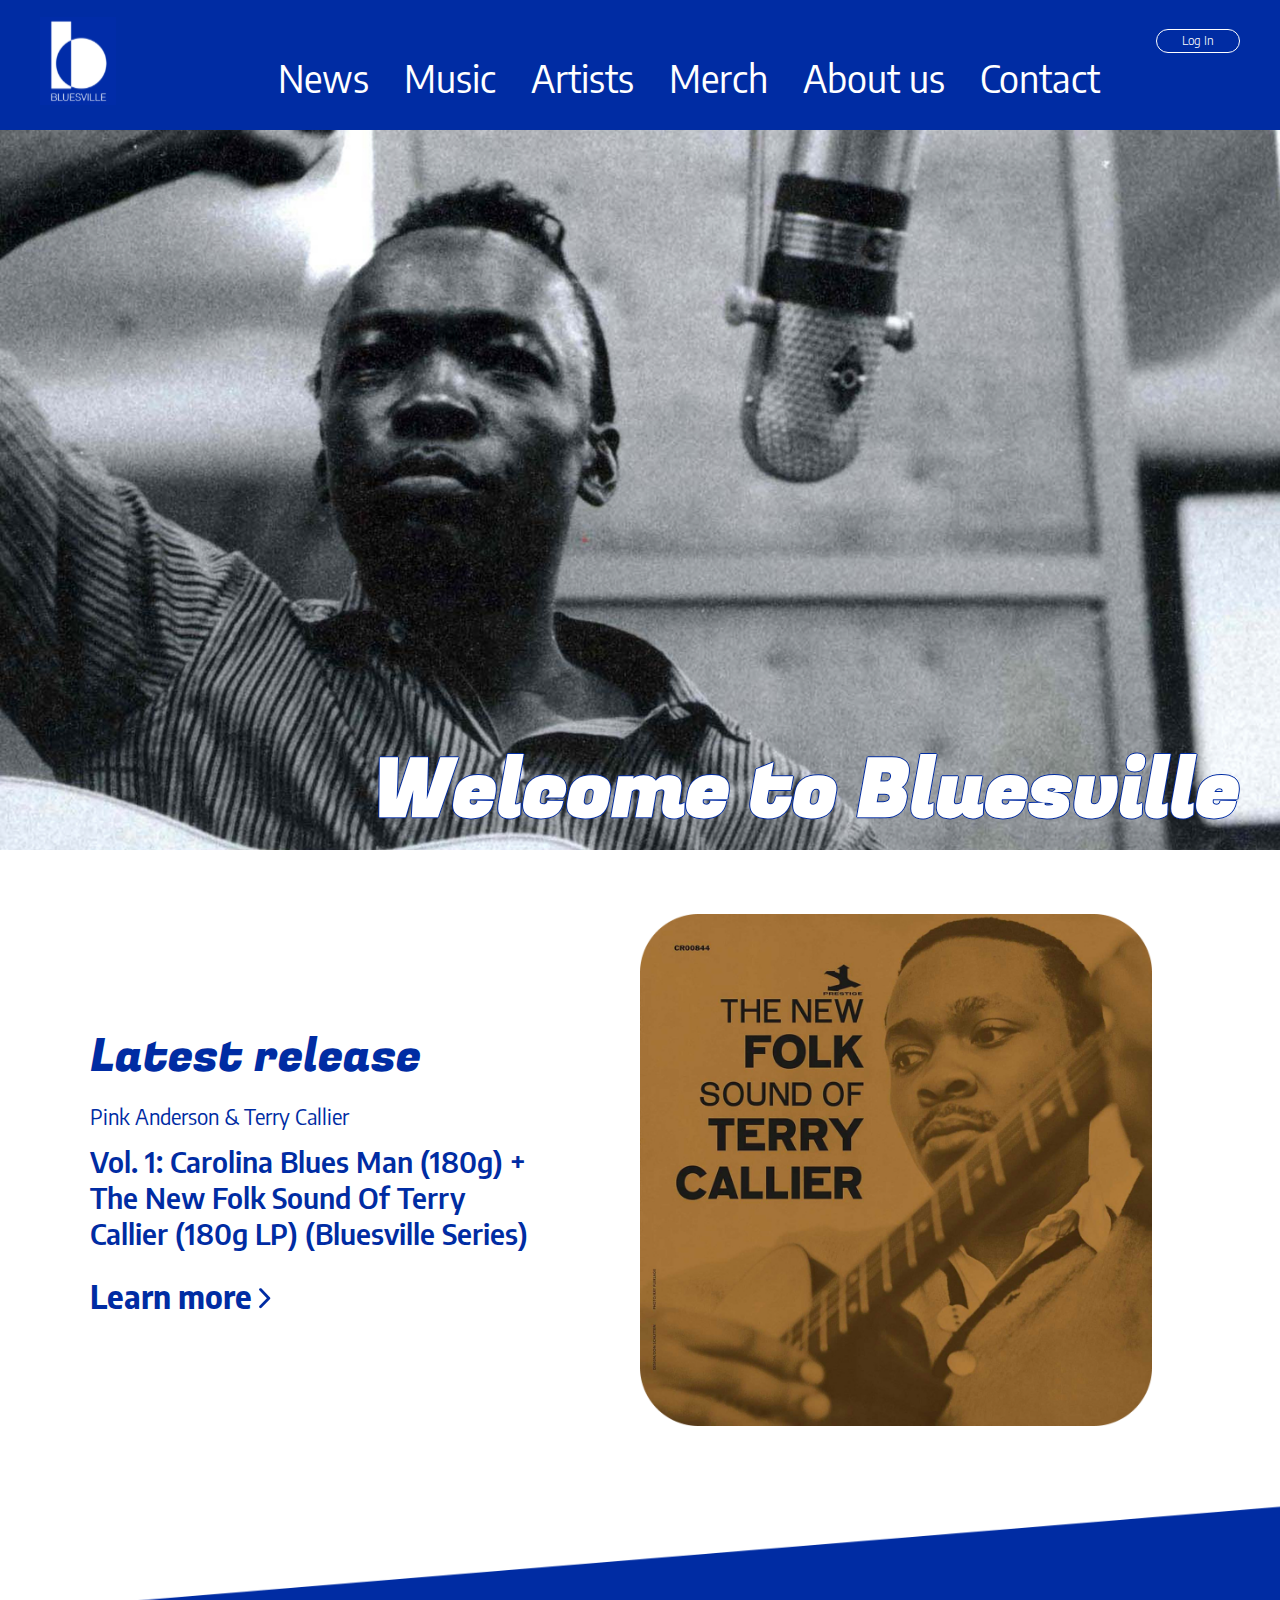
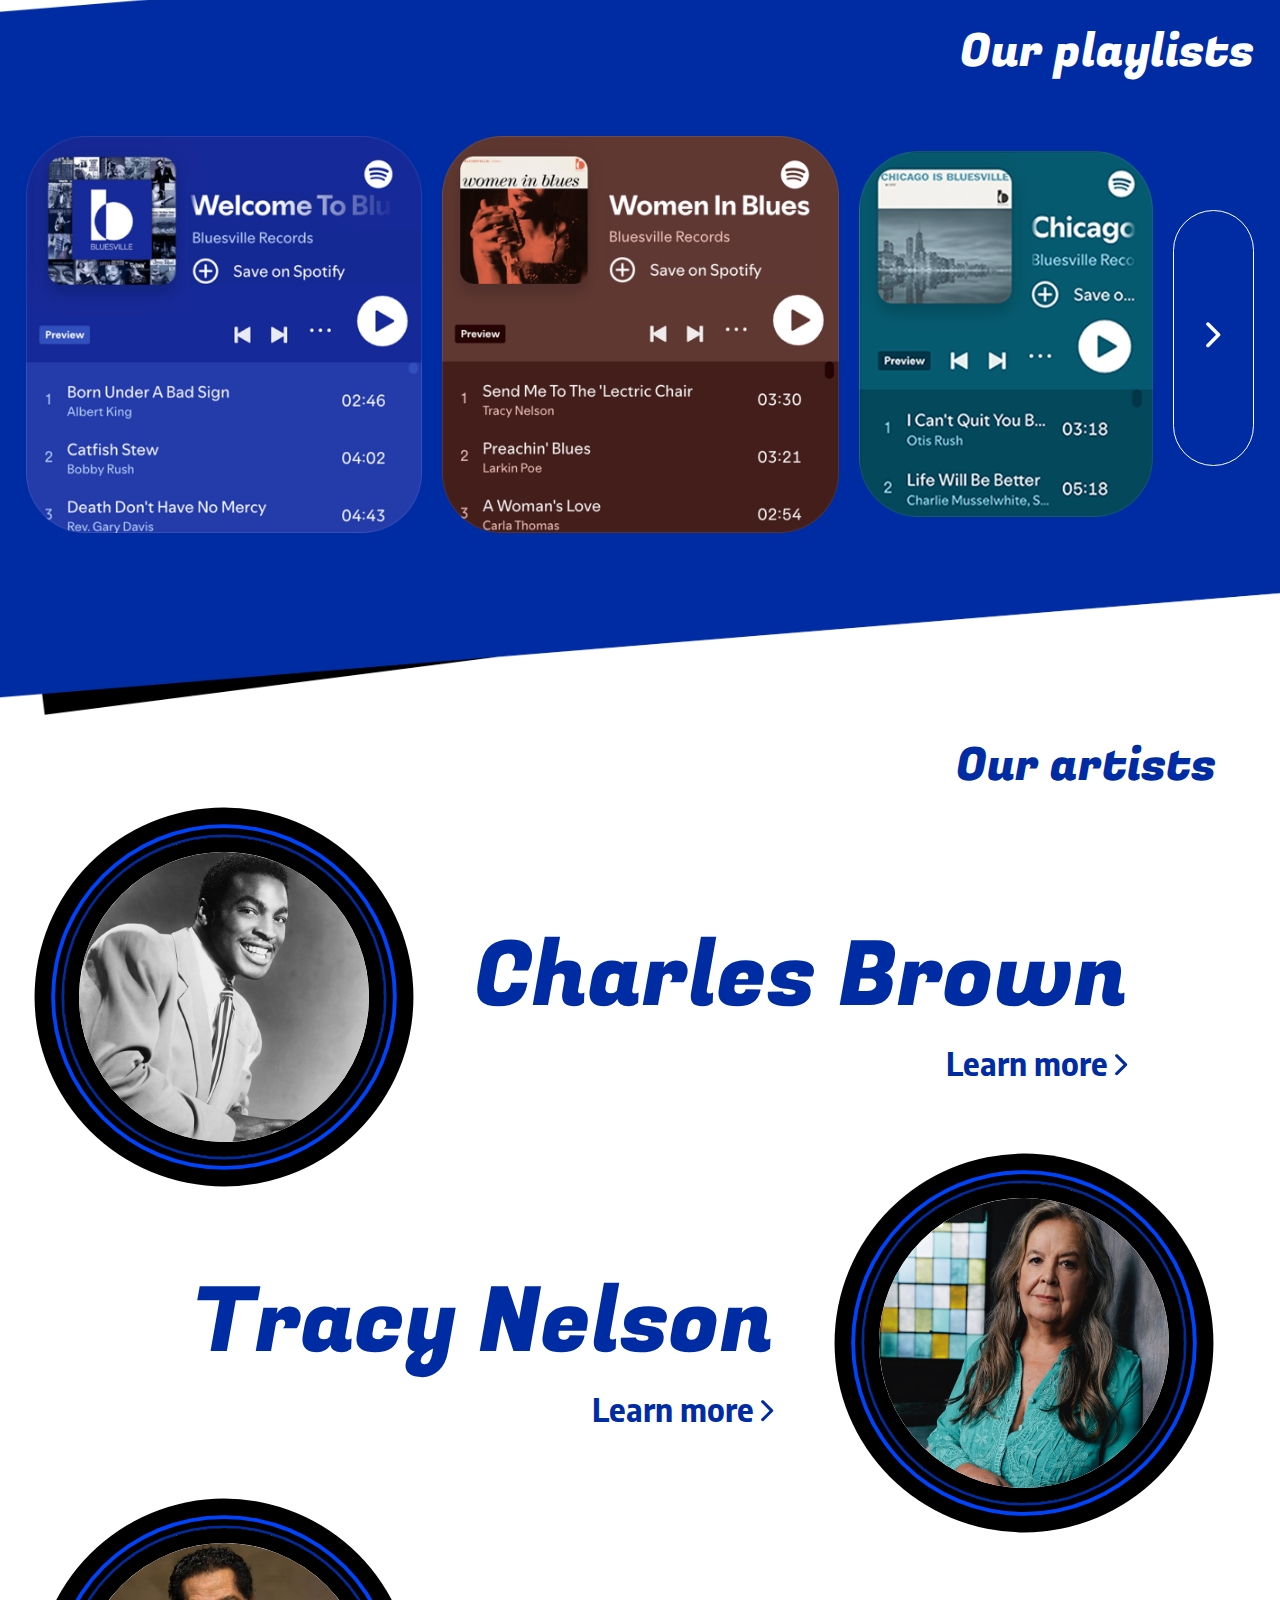
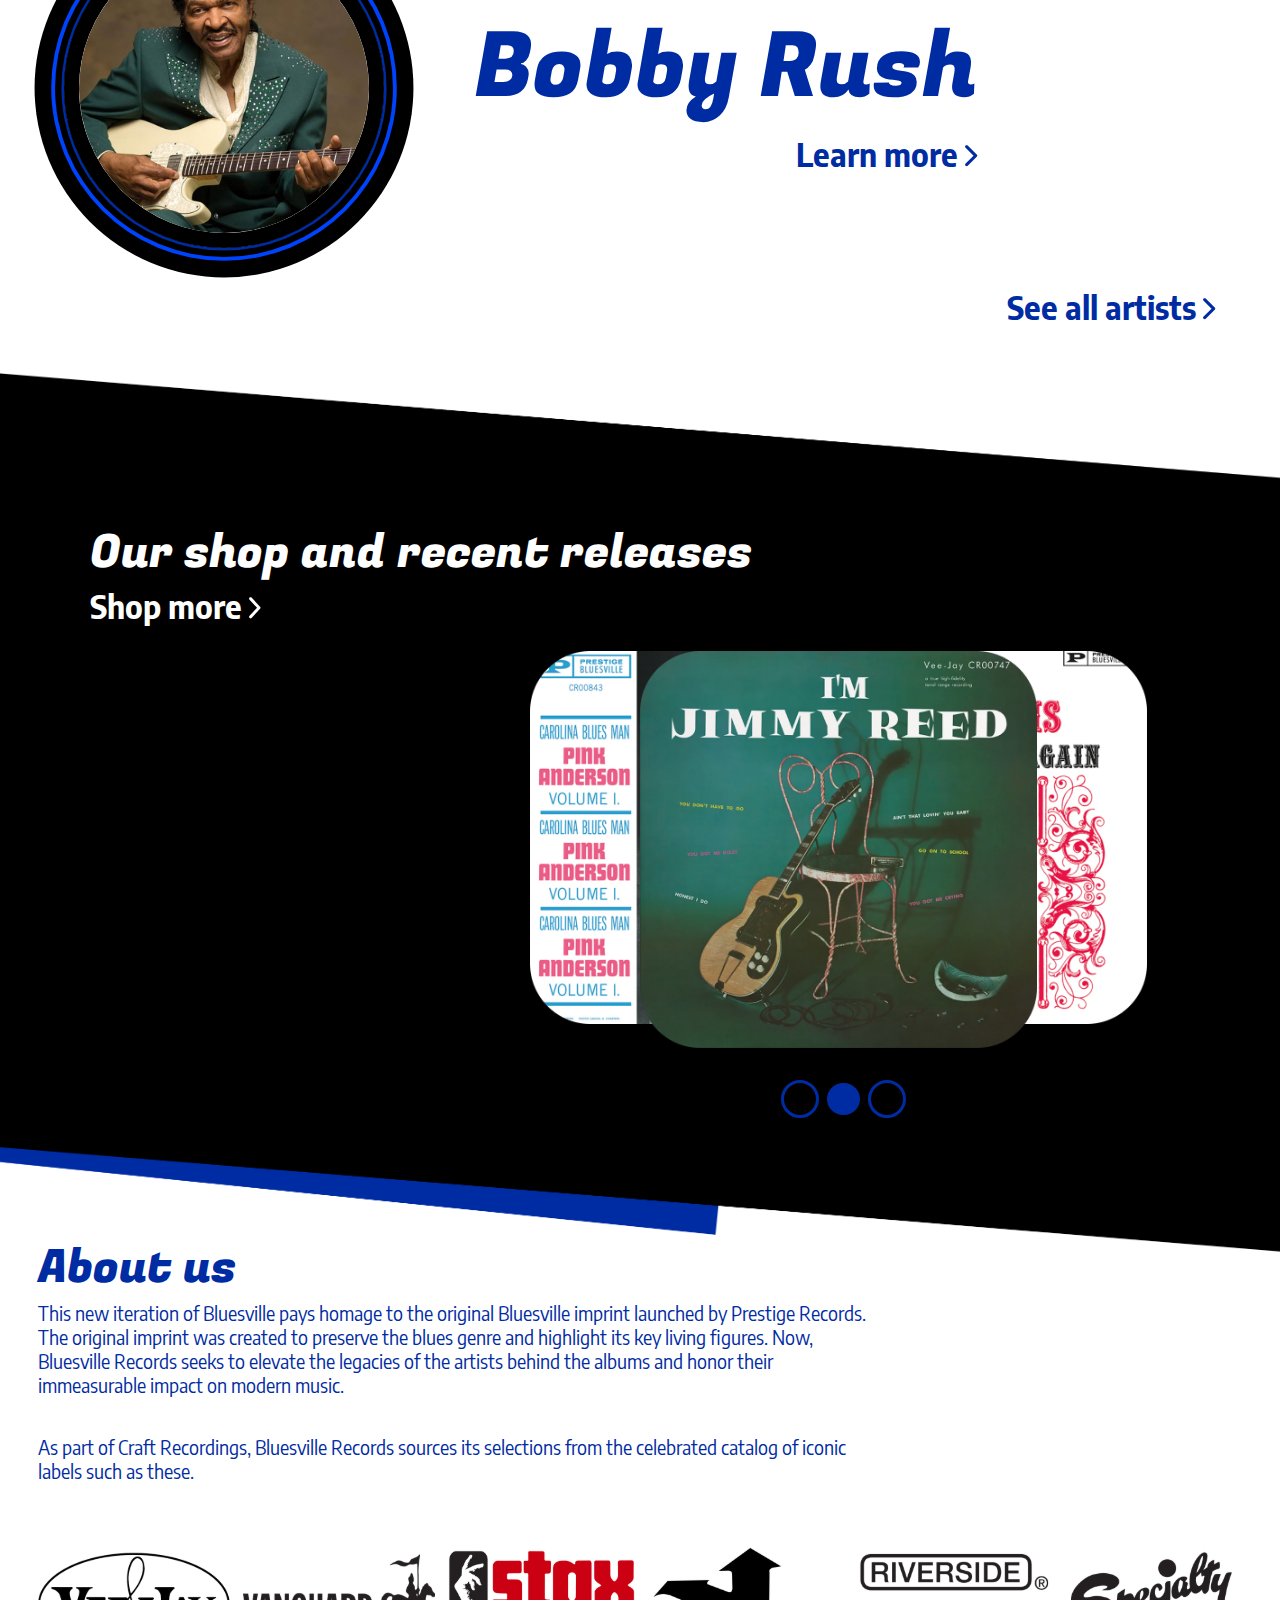
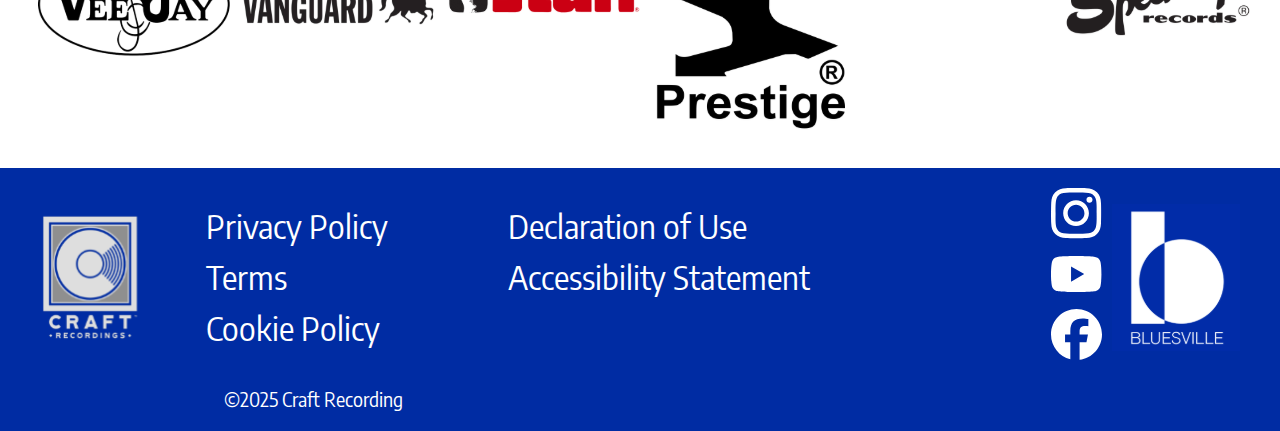
<file: label/index.html>
<!DOCTYPE html><html><head><meta charset="utf-8"><link rel="preconnect" href="https://fonts.googleapis.com"><link rel="preconnect" href="https://fonts.gstatic.com" crossorigin><link href="https://fonts.googleapis.com/css2?family=Encode+Sans+Semi+Condensed:wght@100;200;300;400;500;600;700;800;900&display=swap" rel="stylesheet"><link rel="preconnect" href="https://fonts.googleapis.com"><link rel="preconnect" href="https://fonts.gstatic.com" crossorigin><link href="https://fonts.googleapis.com/css2?family=Fugaz+One&display=swap" rel="stylesheet"><title>Label Musique</title><meta name="viewport" content="width=device-width, initial-scale=1.0"><link rel="stylesheet" href="css/index.143cbf25.css"></head><main> <body> <div class="header"> <a href="index.html"><img src="img/Logo.371af7f4.svg" alt="Bluesville logo" class="logo-header"></a> <div class="header-content"> <button class="login">Log In</button> <nav class="nav"> <img src="img/menu.8624a79e.svg" alt="menu" class="bugermenu"> <ul class="nav-content"> <a href="#News">News</a> <a href="#Music">Music</a> <a href="#Artists">Artists</a> <a href="#Merch">Merch</a> <a href="#Aboutus">About us</a> <a href="#Contact">Contact</a> </ul> </nav> </div> </div> <section class="Banner-Title"> <h1 class="title">Welcome to Bluesville</h1> </section> <section class="News-section" id="News"> <div class="texts"> <h2 class="section-title">Latest release</h2> <div class="album-info"> <p class="album-artist">Pink Anderson & Terry Callier</p> <h4 class="album-title"> Vol. 1: Carolina Blues Man (180g) + The New Folk Sound Of Terry Callier (180g LP) (Bluesville Series) </h4> </div> <a class="link" href="artistpage.html">Learn more <img class="chevron-right" src="img/chevron-right.accd0432.svg"></a> </div> <img class="album-cover" src="img/new-album-card.d10ed4f9.png"> </section> <section class="Playlist-section" id="Music"> <h2 class="section-title">Our playlists</h2> <div class="playlists"> <a href="artistpage.html"><img class="playlist" src="img/playlist-1.774bce2b.png"></a> <a href="artistpage.html"><img class="playlist" src="img/playlist-2.9bf44b02.png"></a> <a href="artistpage.html"><img class="playlist-small" src="img/playlist-3.78981ce6.png"></a> <button class="next"> <img class="chevron-white" src="img/chevron-right-white.5fa251e0.svg"> <img class="chevron-blue" src="img/chevron-right.accd0432.svg"> </button> </div> </section> <section class="Artist-section" id="Artists"> <h2 class="section-title">Our artists</h2> <div class="artist-cards"> <div class="artist-card CharlesBrown"> <img class="artist-image" src="img/CharlesBrown.e38d05f4.png"> <div class="artist-info"> <h3 class="artist-name">Charles Brown</h3> <a class="link" href="artistpage.html">Learn more <img class="chevron-right" src="img/chevron-right.accd0432.svg"> </a> </div> </div> <div class="artist-card TracyNelson"> <div class="artist-info"> <h3 class="artist-name">Tracy Nelson</h3> <a class="link" href="artistpage.html">Learn more <img class="chevron-right" src="img/chevron-right.accd0432.svg"> </a> </div> <img class="artist-image" src="img/TracyNelson.acfbc312.png"> </div> <div class="artist-card BobbyRush"> <img class="artist-image" src="img/BobbyRush.a2bf355e.png"> <div class="artist-info"> <h3 class="artist-name">Bobby Rush</h3> <a class="link" href="artistpage.html">Learn more <img class="chevron-right" src="img/chevron-right.accd0432.svg"> </a> </div> </div> </div> <a class="link" href="artistpage.html">See all artists <img class="chevron-right" src="img/chevron-right.accd0432.svg"></a> </section> <section class="Shop-section" id="Merch"> <div class="shop-texts"> <h2 class="section-title">Our shop and recent releases</h2> <a class="link" href="artistpage.html">Shop more <img class="chevron-right" src="img/chevron-right-white.5fa251e0.svg"></a> </div> <div class="carousel"> <div class="shop-albums"> <img class="album-cover front" src="img/shop-album1.3fd23322.png"> <img class="album-cover prev" src="img/shop-album2.1458d0cf.png"> <img class="album-cover next" src="img/shop-album3.340098cb.png"> </div> <div class="shop-indicators"> <button class="indicator"></button> <button class="clicked indicator"></button> <button class="indicator"></button> </div> </div> </section> <section class="About-section" id="Aboutus"> <div> <h2 class="section-title">About us</h2> <div class="about-texts"> <p> This new iteration of Bluesville pays homage to the original Bluesville imprint launched by Prestige Records. The original imprint was created to preserve the blues genre and highlight its key living figures. Now, Bluesville Records seeks to elevate the legacies of the artists behind the albums and honor their immeasurable impact on modern music. </p> <p> As part of Craft Recordings, Bluesville Records sources its selections from the celebrated catalog of iconic labels such as these. </p> </div> </div> <div class="loogos-labels"> <img class="logos" src="img/VEEJAYlogoblack.582cd8d9.svg"> <img class="logos" src="img/vanguardrecords.adecb902.svg"> <img class="logos" src="img/stax-logo.9a06c23d.svg"> <img class="logos" src="img/Prestige-Records.bf8ff34d.svg"> <img class="logos" src="img/Riverside.8c52d3f1.svg"> <img class="logos" src="img/SPECIALTY-logo.8bc30ce7.svg"> </div> </section> <div class="footer" id="Contact"> <div class="footer-main"> <div class="Information"> <img src="img/craft-recordings-logo.208bceb3.svg" alt="logo of Craft Recodings" class="CraftsRec-logo"> <ul class="Legal-Informations"> <li class="policies">Privacy Policy</li> <li class="policies">Terms</li> <li class="policies">Cookie Policy</li> <li class="policies">Declaration of Use</li> <li class="policies">Accessibility Statement</li> </ul> </div> <div class="Contact"> <div class="Social-Media"> <a href="https://www.instagram.com/bluesvillerecords/?hl=en"> <img src="img/instagram.9fbe10da.svg" alt="Instagram logo" class="Instagram-logo, media-logos"> </a> <a href="https://www.youtube.com/@BluesvilleRecords"> <img src="img/Youtube.1c80b4a9.svg" alt="Youtube logo" class="media-logos Youtube-logo,"> </a> <a href="https://www.facebook.com/bluesvillerecordsofficial/"> <img src="img/facebook.d9d18813.svg" alt="Facebook logo" class="Facebook-logo, media-logos"> </a> </div> <img src="img/Logo.371af7f4.svg" alt="Bluesville logo" class="footer-bluesville-logo"> </div> </div> <p>©2025 Craft Recording</p> </div> <script src="js/index.d9d33ac3.js" type="module"></script> </body></main></html>
</file>
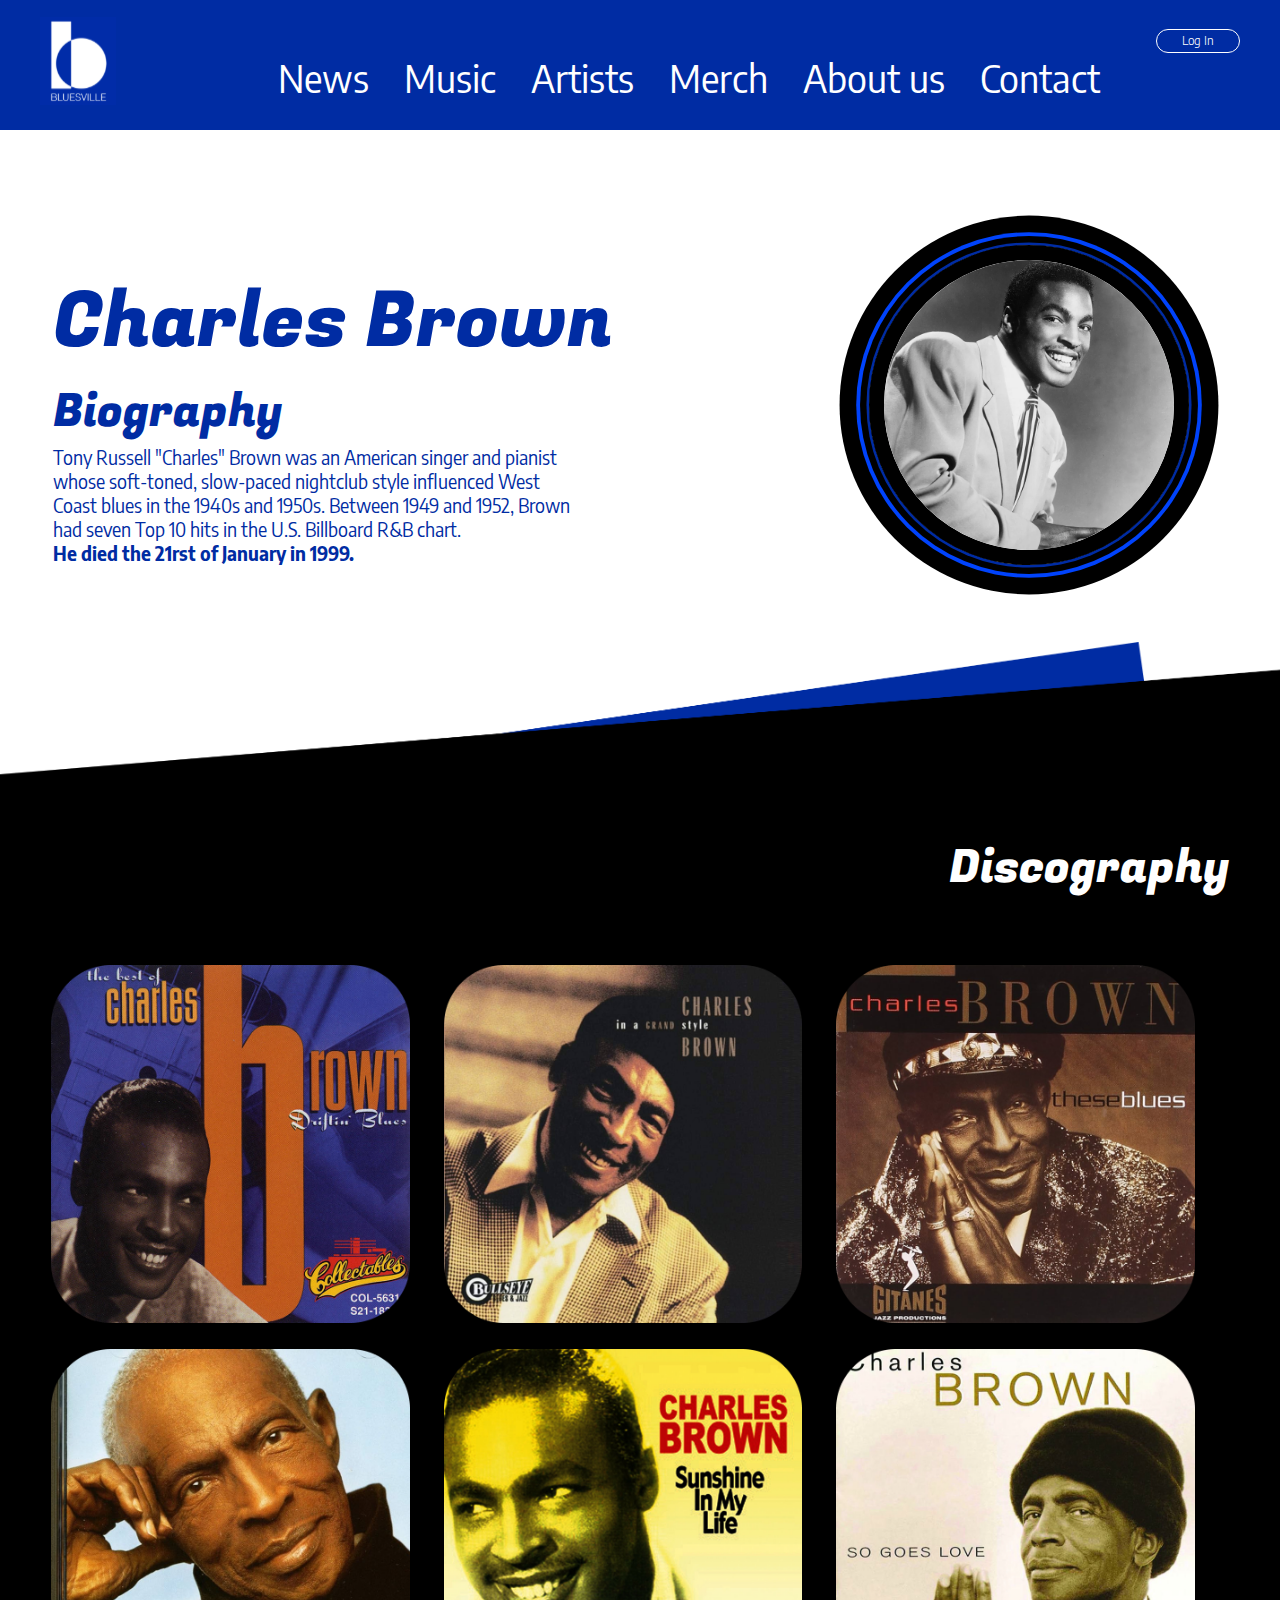
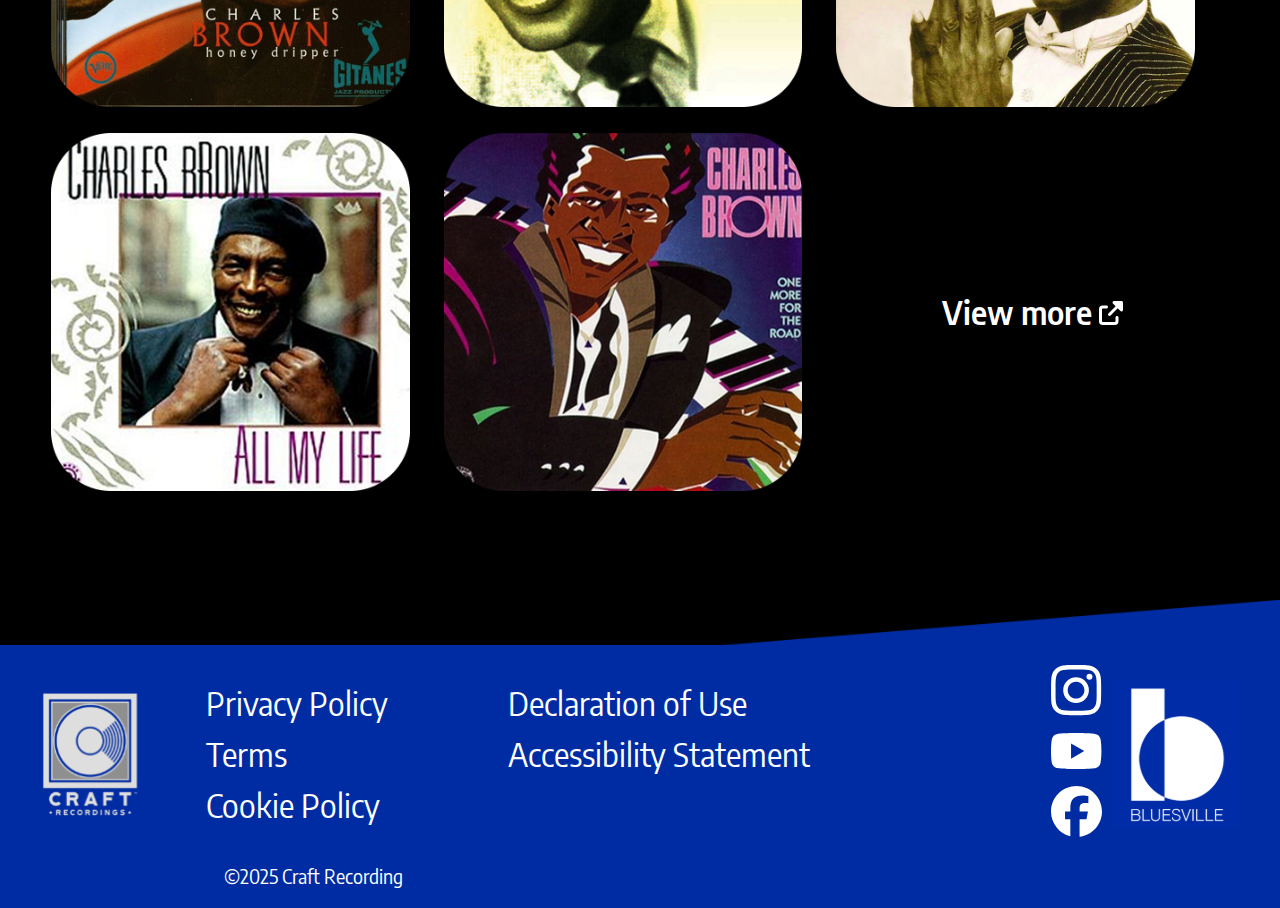
<file: label/artistpage.html>
<!DOCTYPE html><html><head><meta charset="utf-8"><link rel="preconnect" href="https://fonts.googleapis.com"><link rel="preconnect" href="https://fonts.gstatic.com" crossorigin><link href="https://fonts.googleapis.com/css2?family=Encode+Sans+Semi+Condensed:wght@100;200;300;400;500;600;700;800;900&display=swap" rel="stylesheet"><link rel="preconnect" href="https://fonts.googleapis.com"><link rel="preconnect" href="https://fonts.gstatic.com" crossorigin><link href="https://fonts.googleapis.com/css2?family=Fugaz+One&display=swap" rel="stylesheet"><title>Label Musique</title><meta name="viewport" content="width=device-width, initial-scale=1.0"><link rel="stylesheet" href="css/index.143cbf25.css"></head><body> <main> <div class="header"> <a href="index.html"><img src="img/Logo.371af7f4.svg" alt="Bluesville logo" class="logo-header"></a> <div class="header-content"> <button class="login">Log In</button> <nav class="nav"> <img src="img/menu.8624a79e.svg" alt="menu" class="bugermenu"> <ul class="nav-content"> <a href="#News">News</a> <a href="#Music">Music</a> <a href="#Artists">Artists</a> <a href="#Merch">Merch</a> <a href="#Aboutus">About us</a> <a href="#Contact">Contact</a> </ul> </nav> </div> </div> <section class="Biography-section"> <div class="texts-title"> <h3 class="artist-name">Charles Brown</h3> <div class="texts"> <h2 class="section-title">Biography</h2> <p> Tony Russell "Charles" Brown was an American singer and pianist whose soft-toned, slow-paced nightclub style influenced West Coast blues in the 1940s and 1950s. Between 1949 and 1952, Brown had seven Top 10 hits in the U.S. Billboard R&B chart. </p> <p><strong>He died the 21rst of January in 1999.</strong></p> </div> </div> <img class="artist-image" src="img/CharlesBrown.e38d05f4.png"> </section> <section class="Discography-section"> <h2 class="section-title">Discography</h2> <div class="grid"> <img class="1 albums-grid" src="img/charlesbrownalbum1.15f1f7fe.png"> <img class="2 albums-grid" src="img/charlesbrownalbum2.77057357.png"> <img class="3 albums-grid" src="img/charlesbrownalbum3.7c9b0144.png"> <img class="4 albums-grid" src="img/charlesbrownalbum4.40aed279.png"> <img class="5 albums-grid" src="img/charlesbrownalbum5.8d084868.png"> <img class="6 albums-grid" src="img/charlesbrownalbum6.416732af.png"> <img class="7 albums-grid" src="img/charlesbrownalbum7.cf147193.png"> <img class="8 albums-grid" src="img/charlesbrownalbum8.f688d76f.png"> <a class="link" href="index.html">View more <img class="chevron-right" src="img/see-outside.4ed0c6d2.svg"></a> </div> </section> <div class="footer" id="Contact"> <div class="footer-main"> <div class="Information"> <img src="img/craft-recordings-logo.208bceb3.svg" alt="logo of Craft Recodings" class="CraftsRec-logo"> <ul class="Legal-Informations"> <li class="policies">Privacy Policy</li> <li class="policies">Terms</li> <li class="policies">Cookie Policy</li> <li class="policies">Declaration of Use</li> <li class="policies">Accessibility Statement</li> </ul> </div> <div class="Contact"> <div class="Social-Media"> <a href="https://www.instagram.com/bluesvillerecords/?hl=en"> <img src="img/instagram.9fbe10da.svg" alt="Instagram logo" class="Instagram-logo, media-logos"> </a> <a href="https://www.youtube.com/@BluesvilleRecords"> <img src="img/Youtube.1c80b4a9.svg" alt="Youtube logo" class="media-logos Youtube-logo,"> </a> <a href="https://www.facebook.com/bluesvillerecordsofficial/"> <img src="img/facebook.d9d18813.svg" alt="Facebook logo" class="Facebook-logo, media-logos"> </a> </div> <img src="img/Logo.371af7f4.svg" alt="Bluesville logo" class="footer-bluesville-logo"> </div> </div> <p>©2025 Craft Recording</p> </div> </main> </body></html>
</file>
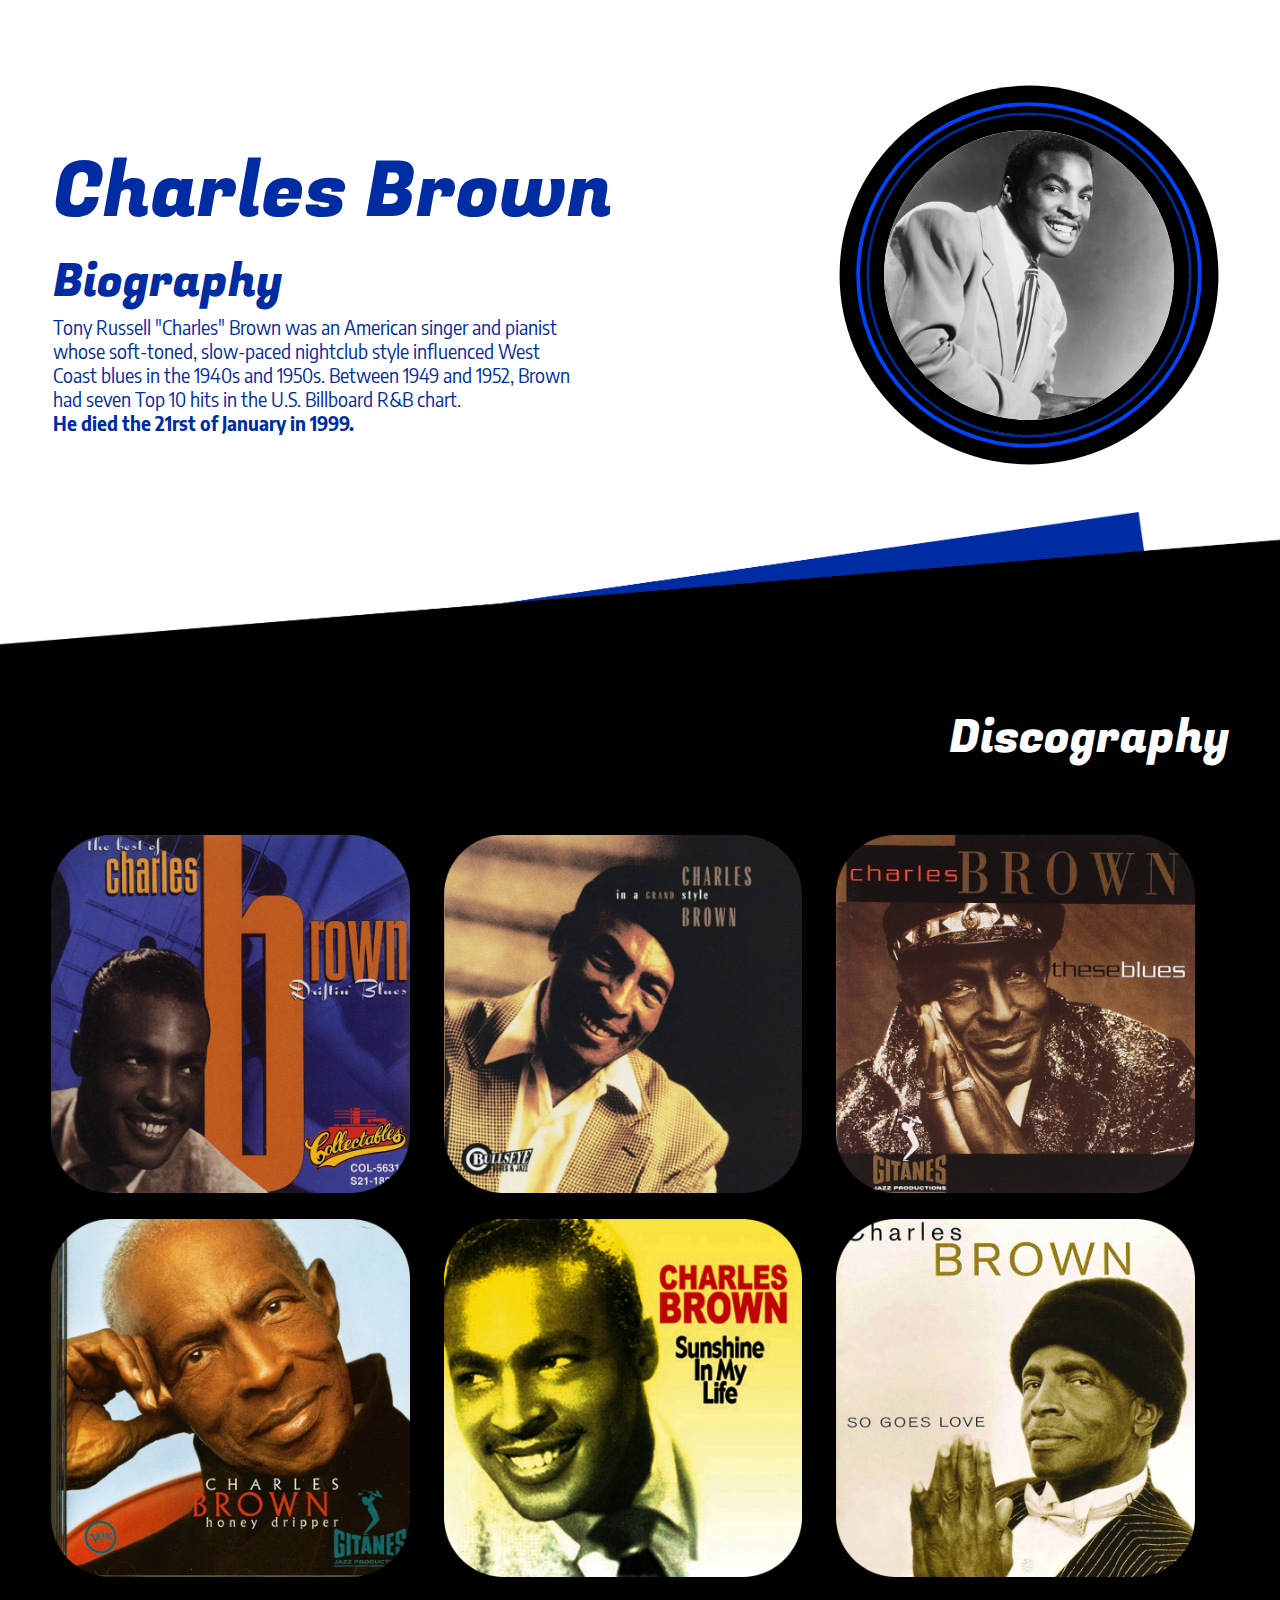
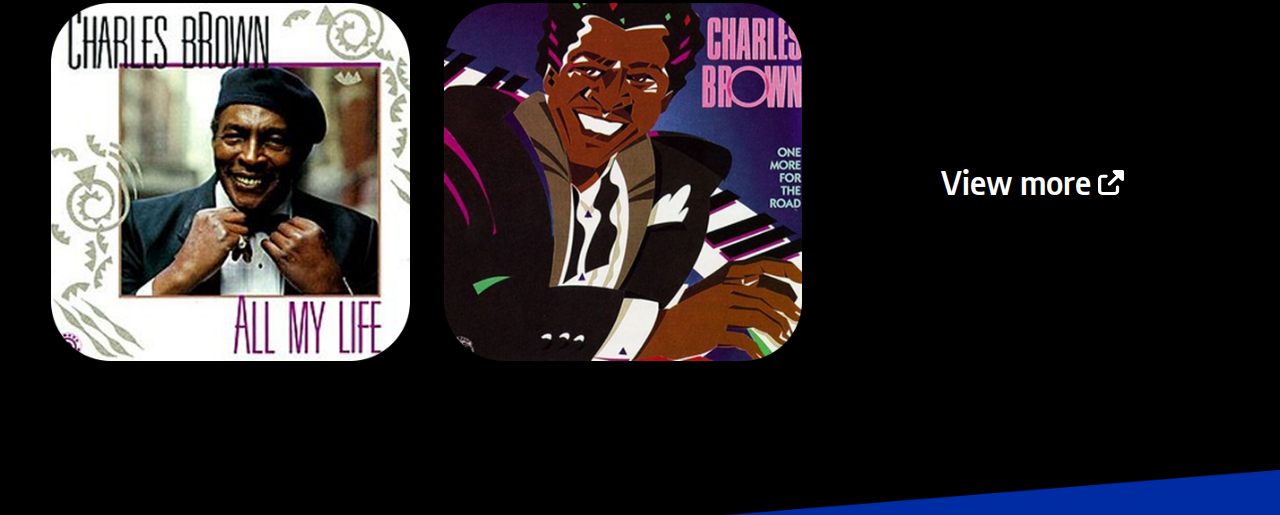
<file: src/artistpage.html>
<!DOCTYPE html>
<html>
  <head>
    <meta charset="utf-8" />
    <link rel="preconnect" href="https://fonts.googleapis.com" />
    <link rel="preconnect" href="https://fonts.gstatic.com" crossorigin />
    <link
      href="https://fonts.googleapis.com/css2?family=Encode+Sans+Semi+Condensed:wght@100;200;300;400;500;600;700;800;900&display=swap"
      rel="stylesheet"
    />
    <link rel="preconnect" href="https://fonts.googleapis.com" />
    <link rel="preconnect" href="https://fonts.gstatic.com" crossorigin />
    <link
      href="https://fonts.googleapis.com/css2?family=Fugaz+One&display=swap"
      rel="stylesheet"
    />
    <title>Label Musique</title>
    <meta name="viewport" content="width=device-width, initial-scale=1.0" />
    <link rel="stylesheet" href="css/main.css" />
  </head>
  <body>
    <main>
      <include src="components/header.html"></include>
      <section class="Biography-section">
        <div class="texts-title">
          <h3 class="artist-name">Charles Brown</h3>
          <div class="texts">
            <h2 class="section-title">Biography</h2>
            <p>
              Tony Russell "Charles" Brown was an American singer and pianist
              whose soft-toned, slow-paced nightclub style influenced West Coast
              blues in the 1940s and 1950s. Between 1949 and 1952, Brown had
              seven Top 10 hits in the U.S. Billboard R&B chart.
            </p>
            <p><strong>He died the 21rst of January in 1999.</strong></p>
          </div>
        </div>
        <img class="artist-image" src="images/imgs/CharlesBrown.png" />
      </section>
      <section class="Discography-section">
        <h2 class="section-title">Discography</h2>
        <div class="grid">
          <img class="albums-grid 1" src="images/imgs/charlesbrownalbum1.png" />
          <img class="albums-grid 2" src="images/imgs/charlesbrownalbum2.png" />
          <img class="albums-grid 3" src="images/imgs/charlesbrownalbum3.png" />
          <img class="albums-grid 4" src="images/imgs/charlesbrownalbum4.png" />
          <img class="albums-grid 5" src="images/imgs/charlesbrownalbum5.png" />
          <img class="albums-grid 6" src="images/imgs/charlesbrownalbum6.png" />
          <img class="albums-grid 7" src="images/imgs/charlesbrownalbum7.png" />
          <img class="albums-grid 8" src="images/imgs/charlesbrownalbum8.png" />
          <a class="link" href="./index.html"
            >View more
            <img class="chevron-right" src="images/svgs/see-outside.svg"
          /></a>
        </div>
      </section>
      <include src="components/footer.html"></include>
    </main>
  </body>
</html>
</file>
<file: label/css/index.143cbf25.css>
*{box-sizing:border-box;margin:0;padding:0;font-family:Encode Sans Semi Condensed}body{background-color:#8a2be2}.header{color:#fff;background-color:#002ca3;flex-direction:row;justify-content:space-between;width:100vw;max-height:130px;padding:22px 40px;display:flex;& .logo-header{max-width:76px}& .header-content{flex-direction:column;justify-content:center;align-items:end;display:flex}& .nav-content{display:none}& a{align-self:center;font-size:3vw;font-weight:400}& .bugermenu{align-items:center;width:8vw;display:inline}& .login{border-radius:67px;padding:2px 25px 4px;font-size:16px;font-weight:300}}.Banner-Title{text-align:end;background-image:url(../img/banner.fe44045f.png);background-repeat:no-repeat;background-size:100vw;justify-content:flex-end;width:100vw;max-height:842px;padding:0 20px;& h1{color:#fff;text-shadow:1px 0 #002ca3,-1px 0 #002ca3,0 1px #002ca3,0 -1px #002ca3;padding-top:clamp(90px,28vw,500px);font-family:Fugaz One;font-size:10vw}}h2{font-family:Fugaz One;font-size:3.6vw;font-weight:100}h3{font-family:Fugaz One;font-size:7vw;font-weight:100}a{color:inherit;font-size:2.5vw;font-weight:700;text-decoration:none}p{width:65vw;font-size:1.5vw}.News-section{color:#002ca3;background-color:#fff;background-image:url(../img/background-1.6d102d8b.png);background-position:0 51vw;background-repeat:no-repeat;background-size:100vw;flex-direction:row;align-items:center;gap:8vw;padding:5vw 7vw 15vw;display:flex;& .album-cover{width:40vw}& .texts{flex-direction:column;gap:1vw;width:35vw;display:flex}& .album-info{flex-direction:column;gap:1vw;display:flex}& .album-artist{font-size:1.7vw}& .album-title{font-size:2.3vw;font-weight:600}& .link{padding-top:1vw}& .chevron-right{width:1vw}}.Playlist-section{text-align:end;color:#fff;background-color:#fff;background-image:url(../img/background-1.6d102d8b.png);background-position:0 -9vw;background-repeat:no-repeat;background-size:100vw;flex-direction:column;gap:4vw;padding:0 2vw 15vw;display:flex;& .playlists{flex-direction:row;justify-content:space-between;align-items:center;display:flex}& .playlist{width:31vw}& .playlist-small{width:23vw}& .next{border-radius:67px;height:20vw;padding:2vw 2.5vw;display:block;& .chevron-white{width:1.2vw;padding-bottom:2px}& .chevron-blue{display:none}}& .next:hover{& .chevron-white{display:none}& .chevron-blue{width:1.2vw;display:block}}}.artist-image{border:1.2vw solid #000;border-radius:100%;width:25vw;box-shadow:0 0 0 .2vw #002ca3,0 0 0 .7vw #000,0 0 0 1vw #0043fc,0 0 0 2.3vw #000}.Artist-section{color:#002ca3;text-align:end;background-color:#fff;background-image:url(../img/background-2.137290f5.png);background-position:0 97vw;background-repeat:no-repeat;background-size:100vw;flex-direction:column;gap:3vw;padding:0 5vw 12vw;display:flex;& .artist-cards{flex-direction:column;gap:2vw;display:flex}& .artist-card{flex-direction:row;align-items:center;gap:7vw;display:flex}& .TracyNelson{padding-left:10vw}& .artist-info{flex-direction:column;display:flex}}.Shop-section{color:#fff;background-image:url(../img/background-2.137290f5.png);background-position:0 -9vw;flex-direction:column;gap:2vw;padding:3vw 7vw 2vw;display:flex;& .chevron-right{width:1vw}& .carousel{flex-direction:column;display:flex}& .shop-albums{flex-direction:row;height:31vw;display:flex;position:relative}& .album-cover{width:31vw;position:absolute;top:0;left:50%}& .album-cover.front{z-index:1}& .album-cover.prev{left:40%}& .album-cover.next{left:60%}& .shop-indicators{flex-direction:row;gap:.4vw;padding-top:2.5vw;padding-left:54vw;display:flex}& .indicator{background-color:#000;border-width:.3vw;border-color:#002ca3;border-radius:100%;width:3vw;height:3vw;display:flex}& .clicked{background-color:#002ca3;border-color:#000}}.About-section{color:#002ca3;background-color:#fff;background-image:url(../img/background-2.137290f5.png);background-position:0 -47vw;background-repeat:no-repeat;background-size:100vw;flex-direction:column;gap:5vw;padding:7vw 3vw 3vw;display:flex;& .about-texts{flex-direction:column;gap:3vw;display:flex}& .loogos-labels{gap:1vw;display:flex}& .logos{align-items:center;width:15vw;height:min-content}}.footer{color:#fff;background-color:#002ca3;flex-direction:column;gap:40px;width:100vw;padding:40px 40px 20px;display:flex;& p{align-self:center}& .footer-main{flex-direction:row;justify-content:space-between;display:flex}& .Information{flex-direction:row;align-items:center;gap:20px;display:flex}& .CraftsRec-logo{width:clamp(40px,16vw,80px)}& .Legal-Informations{text-align:center;font-size:clamp(8px,2.5vw,40px);line-height:clamp(12px,4vw,60px);list-style:none}& .policies:hover{text-decoration:underline;text-decoration-thickness:3px}& .Contact{flex-direction:row;align-items:center;gap:10px;display:flex}& .Social-Media{flex-direction:column;gap:10px;display:flex}& .media-logos{max-width:6vw}& .footer-bluesville-logo{max-width:100px}}button{color:#fff;background-color:#002ca3;border:1px solid #fff;display:none}button:hover{color:#002ca3;background-color:#fff}.Biography-section{color:#002ca3;background-color:#fff;background-image:url(../img/background-3.ed13a8ec.png);background-position:0 45vw;background-repeat:no-repeat;background-size:100vw;flex-direction:row;justify-content:center;align-items:end;gap:2vw;padding:9vw 8vw 16vw 4vw;display:flex;& h3{font-size:8vw}& p{color:#002ca3;width:31vw}}.Discography-section{text-align:end;color:#fff;background-image:url(../img/background-3.ed13a8ec.png);background-position:0 -17vw;background-repeat:no-repeat;background-size:100vw;flex-direction:column;gap:5vw;width:100vw;padding:4vw 4vw 0;display:flex;& .albums-grid{width:28vw}& .link{color:#fff;align-self:center;font-weight:600}& .grid{text-align:center;grid-template:"\31 "1fr"\32 "1fr"\33 "1fr"\34 ""\35 ""\36 ""\37 ""\38 ""link"/1fr 1fr 1fr;row-gap:2vw;display:grid}}@media screen and (width>=768px){.header{& .bugermenu{width:6vw}}.Banner-Title{padding:0 30px;& h1{padding-top:clamp(240px,30vw,700px);padding-left:100px;font-size:clamp(10px,9vw,80px)}}.Biography-section{background-position:0 42vw;gap:10vw;padding:9vw 7vw 17vw 4vw;& h3{font-size:7vw}& p{width:36vw}}.footer{gap:20px;padding:30px 40px 20px;& .Legal-Informations{columns:2;text-align:start;column-gap:0;font-size:clamp(10px,2.5vw,40px);line-height:clamp(12px,4vw,60px)}& .media-logos{max-width:5vw}& .footer-bluesville-logo{width:13vw;max-width:138px}}}@media screen and (width>=1024px){.header{max-height:130px;padding:22px 40px;& .logo-header{max-width:76px}& .nav-content{flex-direction:row;gap:35px;padding-right:140px;font-size:clamp(20px,3vw,45px);list-style:none;display:flex}& .bugermenu{display:none}& button{display:block}& .login{font-size:1vw}}.Banner-Title{padding:0 40px;& h1{padding-top:clamp(50px,47vw,700px);padding-left:40px;font-size:80px}}.Biography-section{background-position:0 40vw;gap:20vw;padding:9vw 7vw 17vw 4vw;& h3{font-size:6vw}& p{width:41vw}}.Discography-section{& .grid{grid-template:"albums-grid1"1fr"albums-grid2"1fr"albums-grid3"1fr"albums-grid4""albums-grid5""albums-grid6""albums-grid7""albums-grid8""link"/1fr 1fr 1fr}}.footer{padding:20px 40px;& .footer-main{flex-direction:row;justify-content:space-between}& .Information{flex-direction:row;align-items:center;gap:5vw;margin-right:10vw}& .CraftsRec-logo{width:8vw;max-width:129px}& .Contact{flex-direction:row;align-items:center}& .Social-Media{flex-direction:column;gap:10px}& .media-logos{width:4vw;max-width:55px}& .footer-bluesville-logo{width:10vw;max-width:186px}}}
/*# sourceMappingURL=index.143cbf25.css.map */
</file>
<file: src/css/main.css>
* {
  box-sizing: border-box;
  margin: 0;
  padding: 0;
  font-family: "Encode Sans Semi Condensed";
}
.header {
  display: flex;
  flex-direction: row;
  width: 100vw;
  background-color: #002ca3;
  max-height: 130px;
  padding: 22px 40px;
  justify-content: space-between;
  color: white;
  position: sticky;
  top: 0px;
  z-index: 100;

  .logo-header {
    max-width: 76px;
  }
  .header-content {
    display: flex;
    flex-direction: column;
    align-items: end;
    justify-content: center;
  }
  .nav-content {
    display: none;
  }
  a {
    font-weight: 400;
    align-self: center;
    font-size: 3vw;
  }

  .bugermenu {
    display: inline;
    width: 8vw;
    align-items: center;
  }
  .login {
    border-radius: 67px;
    padding: 2px 25px 4px 25px;
    font-size: 16px;
    font-weight: 300;
  }
}
.Banner-Title {
  width: 100vw;
  max-height: 842px;
  padding: 0px 20px;
  background-image: url(/src/images/imgs/banner.png);
  background-size: 100vw;
  background-repeat: no-repeat;
  text-align: end;
  justify-content: flex-end;

  h1 {
    font-family: "Fugaz One";
    font-size: 10vw;
    color: white;
    text-shadow: 1px 0px 0px #002ca3, -1px 0px 0px #002ca3, 0px 1px 0px #002ca3,
      0px -1px 0px #002ca3;
    padding-top: clamp(90px, 28vw, 500px);
  }
}
h2 {
  font-family: "Fugaz One";
  font-size: 3.6vw;
  font-weight: 100;
}
h3 {
  font-family: "Fugaz One";
  font-weight: 100;
  font-size: 7vw;
}
a {
  font-size: 2.5vw;
  font-weight: 700;
  color: inherit;
  text-decoration: none;
}
a:hover {
  text-decoration: underline 0.2vw;
}
p {
  font-size: 1.5vw;
  width: 65vw;
}
.News-section {
  display: flex;
  flex-direction: row;
  padding: 5vw 7vw 15vw 7vw;
  color: #002ca3;
  background-color: white;
  gap: 8vw;
  align-items: center;
  background-image: url(/src/images/imgs/background-1.png);
  background-repeat: no-repeat;
  background-size: 100vw;
  background-position: 0px 51vw;

  .album-cover {
    width: 40vw;
  }
  .texts {
    display: flex;
    flex-direction: column;
    gap: 1vw;
    width: 35vw;
  }
  .album-info {
    display: flex;
    flex-direction: column;
    gap: 1vw;
  }
  .album-artist {
    font-size: 1.7vw;
  }
  .album-title {
    font-size: 2.3vw;
    font-weight: 600;
  }
  .link {
    padding-top: 1vw;
  }
  .chevron-right {
    width: 1vw;
  }
}
.Playlist-section {
  display: flex;
  flex-direction: column;
  padding: 0px 2vw 15vw;
  gap: 4vw;
  text-align: end;
  color: white;
  background-color: white;
  background-image: url(/src/images/imgs/background-1.png);
  background-position: 0px -9vw;
  background-size: 100vw;
  background-repeat: no-repeat;

  .playlists {
    display: flex;
    flex-direction: row;
    align-items: center;
    justify-content: space-between;
  }
  .playlist {
    width: 31vw;
  }
  .playlist-small {
    width: 23vw;
  }
  .next {
    display: block;
    padding: 2vw 2.5vw;
    border-radius: 67px;
    height: 20vw;

    .chevron-white {
      width: 1.2vw;
      padding-bottom: 2px;
    }
    .chevron-blue {
      display: none;
    }
  }
  .next:hover {
    .chevron-white {
      display: none;
    }
    .chevron-blue {
      display: block;
      width: 1.2vw;
    }
  }
}
.artist-image {
  width: 25vw;
  border: 1.2vw solid black;
  border-radius: 100%;
  box-shadow: 0px 0px 0px 0.2vw #002ca3, 0px 0px 0px 0.7vw black,
    0px 0px 0px 1vw #0043fc, 0px 0px 0px 2.3vw black;
}
.Artist-section {
  display: flex;
  flex-direction: column;
  padding: 0px 5vw 12vw 5vw;
  color: #002ca3;
  background-color: white;
  text-align: end;
  gap: 3vw;
  background-image: url(/src/images/imgs/background-2.png);
  background-size: 100vw;
  background-repeat: no-repeat;
  background-position: 0px 97vw;

  .artist-cards {
    display: flex;
    flex-direction: column;
    gap: 2vw;
  }
  .chevron-right {
    height: 1.5vw;
  }
  .artist-card {
    display: flex;
    flex-direction: row;
    align-items: center;
    gap: 7vw;
  }
  .TracyNelson {
    padding-left: 10vw;
  }
  .artist-info {
    display: flex;
    flex-direction: column;
  }
}
.Shop-section {
  display: flex;
  flex-direction: column;
  padding: 3vw 7vw 2vw;
  background-image: url(/src/images/imgs/background-2.png);
  background-position: 0px -9vw;
  color: white;
  gap: 2vw;

  .chevron-right {
    width: 1vw;
  }
  .carousel {
    display: flex;
    flex-direction: column;
  }
  .shop-albums {
    position: relative;
    height: 31vw;
    display: flex;
    flex-direction: row;
  }
  .album-cover {
    width: 31vw;
    position: absolute;
    top: 0;
    left: 50%;
    /* transform: translateX(-50%); */
  }
  .album-cover.front {
    z-index: 1;
  }

  .album-cover.prev {
    left: 40%;
  }

  .album-cover.next {
    left: 60%;
  }

  .shop-indicators {
    display: flex;
    flex-direction: row;
    gap: 0.4vw;
    padding-left: 54vw;
    padding-top: 2.5vw;
  }
  .indicator {
    display: flex;
    background-color: black;
    border-radius: 100%;
    border-color: #002ca3;
    border-width: 0.3vw;
    width: 3vw;
    height: 3vw;
  }
  .clicked {
    background-color: #002ca3;
    border-color: black;
  }
}
.About-section {
  display: flex;
  flex-direction: column;
  gap: 5vw;
  padding: 7vw 3vw 3vw 3vw;
  background-color: white;
  background-image: url(/src/images/imgs/background-2.png);
  background-repeat: no-repeat;
  background-size: 100vw;
  background-position: 0px -47vw;
  background-size: 100vw;
  background-repeat: no-repeat;
  color: #002ca3;

  .about-texts {
    display: flex;
    flex-direction: column;
    gap: 3vw;
  }
  .loogos-labels {
    display: flex;
    gap: 1vw;
  }
  .logos {
    width: 15vw;
    height: min-content;
    align-items: center;
  }
}
.footer {
  display: flex;
  flex-direction: column;
  width: 100vw;
  background-color: #002ca3;
  padding: 40px 40px 20px 40px;
  color: white;
  gap: 40px;

  p {
    align-self: center;
  }
  .footer-main {
    display: flex;
    flex-direction: row;
    justify-content: space-between;
  }
  .Information {
    display: flex;
    flex-direction: row;
    gap: 20px;
    align-items: center;
  }
  .CraftsRec-logo {
    width: clamp(40px, 16vw, 80px);
  }
  .Legal-Informations {
    line-height: clamp(12px, 4vw, 60px);
    list-style: none;
    font-size: clamp(8px, 2.5vw, 40px);
    text-align: center;
  }
  .policies:hover {
    text-decoration: underline 3px;
  }
  .Contact {
    display: flex;
    flex-direction: row;
    align-items: center;
    gap: 10px;
  }
  .Social-Media {
    display: flex;
    flex-direction: column;
    gap: 10px;
  }
  .media-logos {
    max-width: 6vw;
  }
  .footer-bluesville-logo {
    max-width: 100px;
  }
}
button {
  display: none;
  background-color: #002ca3;
  color: white;
  border-style: solid;
  border-width: 1px;
  border-color: white;
}
button:hover {
  background-color: white;
  color: #002ca3;
}

.Biography-section {
  display: flex;
  flex-direction: row;
  align-items: end;
  justify-content: center;
  padding: 9vw 8vw 16vw 4vw;
  gap: 2vw;
  background-color: white;
  background-image: url(/src/images/imgs/background-3.png);
  background-size: 100vw;
  background-repeat: no-repeat;
  background-position: 0px 45vw;
  color: #002ca3;

  h3 {
    font-size: 8vw;
  }
  p {
    width: 31vw;
    color: #002ca3;
  }
}

.Discography-section {
  display: flex;
  flex-direction: column;
  text-align: end;
  width: 100vw;
  padding: 4vw 4vw 0px 4vw;
  background-image: url(/src/images/imgs/background-3.png);
  background-size: 100vw;
  background-repeat: no-repeat;
  background-position: 0px -17vw;
  color: white;
  gap: 5vw;

  .albums-grid {
    width: 28vw;
  }
  .link {
    align-self: center;
    color: white;
    font-weight: 600;
  }
  .chevron-right {
    height: 2vw;
  }
  .grid {
    display: grid;
    row-gap: 2vw;
    grid-template-areas:
      "1" "2" "3"
      "4" "5" "6"
      "7" "8" "link";
    grid-template-columns: 1fr 1fr 1fr;
    grid-template-rows: 1fr 1fr 1fr;
    text-align: center;
  }
}

@media screen and (min-width: 768px) {
  .header {
    .bugermenu {
      width: 6vw;
    }
  }
  .Banner-Title {
    padding: 0px 30px;
    h1 {
      font-size: clamp(10px, 9vw, 80px);
      padding-top: clamp(240px, 30vw, 700px);
      padding-left: 100px;
    }
  }
  .Biography-section {
    padding: 9vw 7vw 17vw 4vw;
    gap: 10vw;
    background-position: 0px 42vw;

    h3 {
      font-size: 7vw;
    }
    p {
      width: 36vw;
    }
  }
  .chevron-right {
    height: 2vw;
  }
  .footer {
    padding: 30px 40px 20px 40px;
    gap: 20px;
    .Legal-Informations {
      columns: 2;
      column-gap: 0vw;
      line-height: clamp(12px, 4vw, 60px);
      font-size: clamp(10px, 2.5vw, 40px);
      text-align: start;
    }
    .media-logos {
      max-width: 5vw;
    }
    .footer-bluesville-logo {
      width: 13vw;
      max-width: 138px;
    }
  }
}

@media screen and (min-width: 1024px) {
  .header {
    max-height: 130px;
    padding: 22px 40px;

    .logo-header {
      max-width: 76px;
    }
    .nav-content {
      display: flex;
      flex-direction: row;
      list-style: none;
      gap: 35px;
      padding-right: 140px;
      font-size: clamp(20px, 3vw, 45px);
    }
    .bugermenu {
      display: none;
    }
    button {
      display: block;
    }
    .login {
      font-size: 1vw;
    }
  }
  .Banner-Title {
    padding: 0px 40px;
    h1 {
      font-size: 80px;
      padding-top: clamp(50px, 47vw, 700px);
      padding-left: 40px;
    }
  }
  .Biography-section {
    padding: 9vw 7vw 17vw 4vw;
    gap: 20vw;
    background-position: 0px 40vw;

    h3 {
      font-size: 6vw;
    }
    p {
      width: 41vw;
    }
  }
  .Discography-section {
    .grid {
      grid-template-areas:
        "albums-grid1" "albums-grid2" "albums-grid3"
        "albums-grid4" "albums-grid5" "albums-grid6"
        "albums-grid7" "albums-grid8" "link";
      grid-template-columns: 1fr 1fr 1fr;
      grid-template-rows: 1fr 1fr 1fr;
    }
  }
  .footer {
    padding: 20px 40px;
    .footer-main {
      flex-direction: row;
      justify-content: space-between;
    }
    .Information {
      flex-direction: row;
      gap: 5vw;
      align-items: center;
      margin-right: 10vw;
    }
    .CraftsRec-logo {
      width: 8vw;
      max-width: 129px;
    }
    .Contact {
      flex-direction: row;
      align-items: center;
    }
    .Social-Media {
      flex-direction: column;
      gap: 10px;
    }
    .media-logos {
      width: 4vw;
      max-width: 55px;
    }
    .footer-bluesville-logo {
      width: 10vw;
      max-width: 186px;
    }
  }
}
</file>
